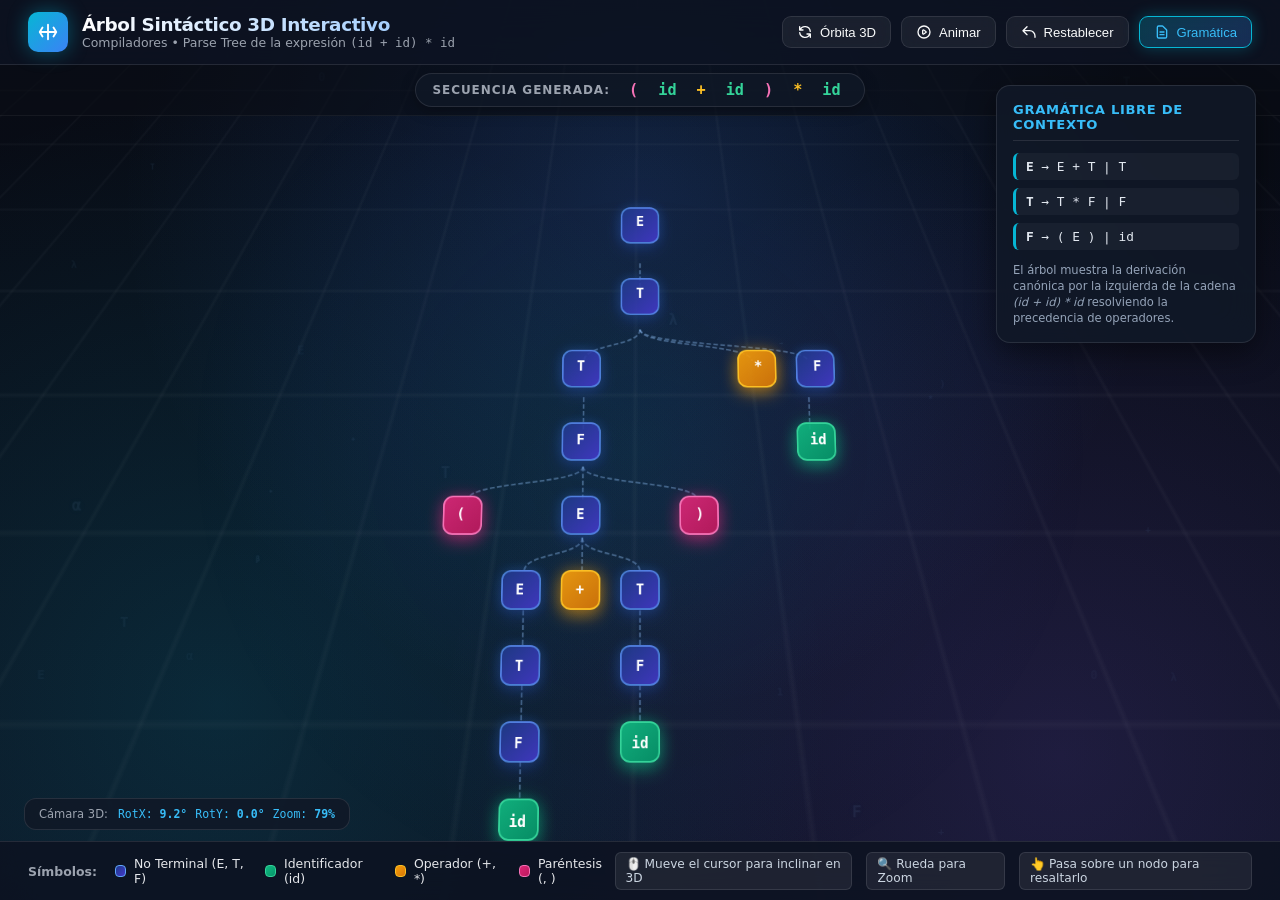
<file: index.html>
<!DOCTYPE html>
<html lang="es">
<head>
  <meta charset="UTF-8">
  <meta name="viewport" content="width=device-width, initial-scale=1.0">
  <title>Árbol Sintáctico 3D Interactivo - (id + id) * id</title>
  <link rel="stylesheet" href="style.css">
</head>
<body>

  <!-- Capas de Fondo y Efecto Parallax -->
  <div id="bg-canvas" class="background-canvas">
    <div class="grid-overlay"></div>
  </div>
  <div id="mouse-spotlight" class="mouse-spotlight"></div>
  <div id="parallax-particles" class="parallax-particles-container"></div>

  <!-- Cabecera Principal y Controles -->
  <header class="app-header">
    <div class="header-title-container">
      <div class="icon-badge">
        <svg fill="none" stroke-width="2" viewBox="0 0 24 24" stroke="currentColor">
          <path stroke-linecap="round" stroke-linejoin="round" d="M12 4v16m8-8H4m14-5l3 5-3 5M6 7l-3 5 3 5" />
        </svg>
      </div>
      <div>
        <h1 class="header-title">Árbol Sintáctico 3D Interactivo</h1>
        <p class="header-subtitle">Compiladores • Parse Tree de la expresión <code>(id + id) * id</code></p>
      </div>
    </div>

    <!-- Botones de Control de la Escena -->
    <div class="header-controls">
      <button id="btn-auto-rotate" class="control-btn" title="Activar rotación continua de la cámara">
        <svg width="16" height="16" fill="none" stroke="currentColor" stroke-width="2" viewBox="0 0 24 24">
          <path stroke-linecap="round" stroke-linejoin="round" d="M4 4v5h.582m15.356 2A8.001 8.001 0 004.582 9m0 0H9m11 11v-5h-.581m0 0a8.003 8.003 0 01-15.357-2m15.357 2H15" />
        </svg>
        <span>Órbita 3D</span>
      </button>

      <button id="btn-replay" class="control-btn" title="Repetir la animación de despliegue en cascada">
        <svg width="16" height="16" fill="none" stroke="currentColor" stroke-width="2" viewBox="0 0 24 24">
          <path stroke-linecap="round" stroke-linejoin="round" d="M14.752 11.168l-3.197-2.132A1 1 0 0010 9.87v4.263a1 1 0 001.555.832l3.197-2.132a1 1 0 000-1.664z" />
          <path stroke-linecap="round" stroke-linejoin="round" d="M21 12a9 9 0 11-18 0 9 9 0 0118 0z" />
        </svg>
        <span>Animar</span>
      </button>

      <button id="btn-reset" class="control-btn" title="Restablecer posición de cámara y zoom">
        <svg width="16" height="16" fill="none" stroke="currentColor" stroke-width="2" viewBox="0 0 24 24">
          <path stroke-linecap="round" stroke-linejoin="round" d="M3 10h10a8 8 0 018 8v2M3 10l6 6m-6-6l6-6" />
        </svg>
        <span>Restablecer</span>
      </button>

      <button id="btn-grammar" class="control-btn active" title="Mostrar/Ocultar reglas gramaticales">
        <svg width="16" height="16" fill="none" stroke="currentColor" stroke-width="2" viewBox="0 0 24 24">
          <path stroke-linecap="round" stroke-linejoin="round" d="M9 12h6m-6 4h6m2 5H7a2 2 0 01-2-2V5a2 2 0 012-2h5.586a1 1 0 01.707.293l5.414 5.414a1 1 0 01.293.707V19a2 2 0 01-2 2z" />
        </svg>
        <span>Gramática</span>
      </button>
    </div>
  </header>

  <!-- Barra de Expresión y Hojas Terminales -->
  <div class="expression-bar">
    <div class="expression-box">
      <span class="expr-label">Secuencia Generada:</span>
      <div class="expr-tokens">
        <span id="token-0" class="token-span" style="color: #f472b6;">(</span>
        <span id="token-1" class="token-span" style="color: #34d399;">id</span>
        <span id="token-2" class="token-span" style="color: #fbbf24;">+</span>
        <span id="token-3" class="token-span" style="color: #34d399;">id</span>
        <span id="token-4" class="token-span" style="color: #f472b6;">)</span>
        <span id="token-5" class="token-span" style="color: #fbbf24;">*</span>
        <span id="token-6" class="token-span" style="color: #34d399;">id</span>
      </div>
    </div>
  </div>

  <!-- Panel Lateral Flotante de Gramática -->
  <aside id="grammar-drawer" class="grammar-drawer">
    <div class="grammar-header">
      <h3>Gramática Libre de Contexto</h3>
    </div>
    <ul class="grammar-rules">
      <li><strong>E</strong> → E + T | T</li>
      <li><strong>T</strong> → T * F | F</li>
      <li><strong>F</strong> → ( E ) | id</li>
    </ul>
    <p style="margin-top: 12px; font-size: 0.72rem; color: #94a3b8; line-height: 1.4;">
      El árbol muestra la derivación canónica por la izquierda de la cadena <em>(id + id) * id</em> resolviendo la precedencia de operadores.
    </p>
  </aside>

  <!-- Giroscopio / Indicador de Perspectiva 3D -->
  <div class="gyro-indicator">
    <span>Cámara 3D:</span>
    <div class="gyro-axes">
      <span>RotX: <strong id="rot-x-val">12.0°</strong></span>
      <span>RotY: <strong id="rot-y-val">-8.0°</strong></span>
      <span>Zoom: <strong id="zoom-val">100%</strong></span>
    </div>
  </div>

  <!-- Escenario 3D Interactivo -->
  <main id="scene-container" class="scene-container">
    <div id="world-3d" class="world-3d">
      <!-- Capa de Conexiones SVG -->
      <svg id="connections-svg" class="connections-svg"></svg>
      <!-- Estructura del Árbol HTML -->
      <div id="tree-container" class="tree-hierarchy"></div>
    </div>
  </main>

  <!-- Pie de Página: Leyenda e Instrucciones -->
  <footer class="app-footer">
    <div class="legend-container">
      <span class="legend-title">Símbolos:</span>
      <div class="legend-item">
        <span class="legend-dot non-terminal"></span>
        <span>No Terminal (E, T, F)</span>
      </div>
      <div class="legend-item">
        <span class="legend-dot terminal-id"></span>
        <span>Identificador (id)</span>
      </div>
      <div class="legend-item">
        <span class="legend-dot terminal-op"></span>
        <span>Operador (+, *)</span>
      </div>
      <div class="legend-item">
        <span class="legend-dot terminal-paren"></span>
        <span>Paréntesis (, )</span>
      </div>
    </div>

    <div class="tips-container">
      <span class="tip-badge">🖱️ Mueve el cursor para inclinar en 3D</span>
      <span class="tip-badge">🔍 Rueda para Zoom</span>
      <span class="tip-badge">👆 Pasa sobre un nodo para resaltarlo</span>
    </div>
  </footer>

  <script src="script.js"></script>
</body>
</html>
</file>
<file: style.css>
/* ==========================================================================
   Árbol Sintáctico 3D Interactivo - Estilos CSS (Parallax y Centrado)
   ========================================================================== */

:root {
  --bg-primary: #0a0e17;
  --bg-secondary: #111827;
  --bg-card: rgba(17, 24, 39, 0.75);
  
  --accent-cyan: #06b6d4;
  --accent-blue: #3b82f6;
  --accent-purple: #8b5cf6;
  --accent-emerald: #10b981;
  --accent-amber: #f59e0b;
  --accent-rose: #f43f5e;
  
  --text-main: #f9fafb;
  --text-muted: #9ca3af;
  --border-glass: rgba(255, 255, 255, 0.1);
  --glow-cyan: 0 0 25px rgba(6, 182, 212, 0.45);
  --glow-purple: 0 0 25px rgba(139, 92, 246, 0.45);
  --glow-emerald: 0 0 25px rgba(16, 185, 129, 0.45);

  --mouse-norm-x: 0;
  --mouse-norm-y: 0;
  --cursor-x: 50vw;
  --cursor-y: 50vh;
}

* {
  box-sizing: border-box;
  margin: 0;
  padding: 0;
  user-select: none;
}

body {
  font-family: 'Segoe UI', system-ui, -apple-system, sans-serif;
  background-color: var(--bg-primary);
  color: var(--text-main);
  height: 100vh;
  max-height: 100vh;
  overflow: hidden;
  position: relative;
  display: flex;
  flex-direction: column;
}

/* ==========================================================================
   Capas de Fondo con Efecto Parallax Multi-Plano
   ========================================================================== */

.background-canvas {
  position: fixed;
  inset: -60px;
  pointer-events: none;
  z-index: 0;
  will-change: transform;
  transform: translate3d(
    calc(var(--mouse-norm-x) * -25px),
    calc(var(--mouse-norm-y) * -20px),
    -100px
  );
  transition: transform 0.18s ease-out;
  background: 
    radial-gradient(circle at 50% 25%, rgba(59, 130, 246, 0.18), transparent 50%),
    radial-gradient(circle at 80% 80%, rgba(139, 92, 246, 0.15), transparent 45%),
    radial-gradient(circle at 20% 75%, rgba(6, 182, 212, 0.15), transparent 45%),
    linear-gradient(to bottom, #070a12, #0d1322);
}

/* Foco de luz dinámico (Spotlight) siguiendo el cursor */
.mouse-spotlight {
  position: fixed;
  inset: 0;
  pointer-events: none;
  z-index: 1;
  background: radial-gradient(
    650px circle at var(--cursor-x) var(--cursor-y),
    rgba(6, 182, 212, 0.08),
    rgba(59, 130, 246, 0.03) 40%,
    transparent 70%
  );
  transition: background 0.05s linear;
}

.grid-overlay {
  position: absolute;
  inset: -100px;
  background-image: 
    linear-gradient(rgba(255, 255, 255, 0.035) 1px, transparent 1px),
    linear-gradient(90deg, rgba(255, 255, 255, 0.035) 1px, transparent 1px);
  background-size: 38px 38px;
  perspective: 1000px;
  transform: perspective(600px) rotateX(45deg) scale(2.2);
  transform-origin: center 25%;
  opacity: 0.75;
}

/* Partículas y glifos flotantes con profundidad parallax independiente */
.parallax-particles-container {
  position: fixed;
  inset: 0;
  pointer-events: none;
  z-index: 2;
  perspective: 1000px;
  overflow: hidden;
}

.floating-particle {
  position: absolute;
  font-family: 'JetBrains Mono', 'Fira Code', monospace;
  font-weight: 700;
  color: rgba(147, 197, 253, 0.25);
  font-size: 0.85rem;
  will-change: transform;
  pointer-events: none;
  text-shadow: 0 0 10px rgba(56, 189, 248, 0.2);
  transition: transform 0.2s cubic-bezier(0.2, 0.8, 0.2, 1);
}

/* ==========================================================================
   Barra Superior (Header) y Barra de Expresión
   ========================================================================== */

.app-header {
  position: relative;
  z-index: 20;
  display: flex;
  justify-content: space-between;
  align-items: center;
  padding: 12px 28px;
  background: rgba(13, 19, 34, 0.88);
  backdrop-filter: blur(16px);
  border-bottom: 1px solid var(--border-glass);
}

.header-title-container {
  display: flex;
  align-items: center;
  gap: 14px;
}

.icon-badge {
  width: 40px;
  height: 40px;
  border-radius: 10px;
  background: linear-gradient(135deg, #06b6d4, #3b82f6);
  display: flex;
  align-items: center;
  justify-content: center;
  box-shadow: 0 0 20px rgba(6, 182, 212, 0.4);
}

.icon-badge svg {
  width: 22px;
  height: 22px;
  stroke: #ffffff;
}

.header-title {
  font-size: 1.15rem;
  font-weight: 700;
  letter-spacing: -0.02em;
  background: linear-gradient(to right, #ffffff, #93c5fd);
  -webkit-background-clip: text;
  -webkit-text-fill-color: transparent;
}

.header-subtitle {
  font-size: 0.78rem;
  color: var(--text-muted);
}

.header-controls {
  display: flex;
  align-items: center;
  gap: 10px;
}

.control-btn {
  background: rgba(255, 255, 255, 0.06);
  border: 1px solid var(--border-glass);
  color: var(--text-main);
  padding: 7px 14px;
  border-radius: 9px;
  font-size: 0.82rem;
  font-weight: 500;
  display: flex;
  align-items: center;
  gap: 7px;
  cursor: pointer;
  transition: all 0.25s cubic-bezier(0.4, 0, 0.2, 1);
  backdrop-filter: blur(8px);
}

.control-btn:hover {
  background: rgba(255, 255, 255, 0.12);
  border-color: rgba(6, 182, 212, 0.5);
  box-shadow: 0 0 15px rgba(6, 182, 212, 0.25);
  transform: translateY(-2px);
}

.control-btn:active {
  transform: translateY(0);
}

.control-btn.active {
  background: linear-gradient(135deg, rgba(6, 182, 212, 0.25), rgba(59, 130, 246, 0.25));
  border-color: var(--accent-cyan);
  color: #38bdf8;
  box-shadow: 0 0 15px rgba(6, 182, 212, 0.3);
}

.expression-bar {
  position: relative;
  z-index: 15;
  display: flex;
  justify-content: center;
  padding: 8px 20px;
  background: rgba(10, 14, 23, 0.6);
  border-bottom: 1px solid rgba(255, 255, 255, 0.05);
}

.expression-box {
  display: flex;
  align-items: center;
  gap: 12px;
  background: rgba(17, 24, 39, 0.75);
  padding: 5px 16px;
  border-radius: 30px;
  border: 1px solid var(--border-glass);
  box-shadow: 0 4px 15px rgba(0, 0, 0, 0.3);
}

.expr-label {
  font-size: 0.75rem;
  color: var(--text-muted);
  text-transform: uppercase;
  letter-spacing: 0.08em;
  font-weight: 600;
}

.expr-tokens {
  display: flex;
  align-items: center;
  gap: 6px;
  font-family: 'JetBrains Mono', 'Fira Code', monospace;
  font-size: 0.95rem;
}

.token-span {
  padding: 2px 7px;
  border-radius: 6px;
  transition: all 0.3s ease;
  font-weight: 600;
}

.token-span.highlighted {
  transform: scale(1.3);
  background: rgba(6, 182, 212, 0.3);
  box-shadow: 0 0 15px var(--accent-cyan);
  color: #ffffff;
}

/* ==========================================================================
   Escenario 3D Centralizado y Perfectamente Alineado
   ========================================================================== */

.scene-container {
  flex: 1;
  position: relative;
  z-index: 5;
  perspective: 1200px;
  overflow: hidden;
  display: flex;
  align-items: center;
  justify-content: center;
  cursor: grab;
  width: 100%;
  height: 100%;
}

.scene-container:active {
  cursor: grabbing;
}

.world-3d {
  position: relative;
  transform-style: preserve-3d;
  will-change: transform;
  display: flex;
  justify-content: center;
  align-items: center;
  margin: auto;
  transform-origin: center center;
}

/* Conectores Curvos SVG */
.connections-svg {
  position: absolute;
  top: 0;
  left: 0;
  width: 100%;
  height: 100%;
  pointer-events: none;
  overflow: visible;
  z-index: 1;
  transform: translateZ(12px);
  will-change: transform;
}

.branch-path {
  fill: none;
  stroke: rgba(147, 197, 253, 0.38);
  stroke-width: 2.2;
  stroke-dasharray: 6 3;
  animation: branchFlow 20s linear infinite;
  transition: stroke 0.3s ease, stroke-width 0.3s ease, filter 0.3s ease;
}

.branch-path.active {
  stroke: var(--accent-cyan);
  stroke-width: 3.5;
  stroke-dasharray: none;
  filter: drop-shadow(0 0 10px var(--accent-cyan));
}

@keyframes branchFlow {
  from { stroke-dashoffset: 200; }
  to { stroke-dashoffset: 0; }
}

/* Jerarquía y Centrado del Árbol */
.tree-hierarchy {
  position: relative;
  z-index: 2;
  transform-style: preserve-3d;
  display: flex;
  flex-direction: column;
  align-items: center;
  justify-content: center;
  padding: 24px;
  margin: auto;
}

.tree-branch {
  display: flex;
  flex-direction: column;
  align-items: center;
  position: relative;
  transform-style: preserve-3d;
}

.tree-subbranches {
  display: flex;
  justify-content: center;
  align-items: flex-start;
  gap: 24px;
  margin-top: 42px;
  position: relative;
  transform-style: preserve-3d;
}

/* ==========================================================================
   Nodos 3D con Elevación Parallax por Profundidad
   ========================================================================== */

.node-card {
  position: relative;
  width: 48px;
  height: 48px;
  border-radius: 12px;
  display: flex;
  align-items: center;
  justify-content: center;
  font-family: 'JetBrains Mono', 'Fira Code', monospace;
  font-size: 1.05rem;
  font-weight: 700;
  cursor: pointer;
  transform-style: preserve-3d;
  /* Elevación escalonada según nivel para efecto parallax en profundidad */
  transform: translateZ(var(--depth-z, 40px));
  transition: transform 0.35s cubic-bezier(0.175, 0.885, 0.32, 1.275), box-shadow 0.35s ease, border-color 0.35s ease;
  box-shadow: 0 10px 25px rgba(0, 0, 0, 0.45), inset 0 1px 1px rgba(255, 255, 255, 0.25);
  will-change: transform;
}

/* Texto del nodo con micro-parallax interno */
.node-text {
  display: inline-block;
  transform: translateZ(12px);
  pointer-events: none;
}

/* Estilos de Tipos de Nodos */
.node-card.non-terminal {
  background: linear-gradient(135deg, rgba(30, 58, 138, 0.9), rgba(67, 56, 202, 0.9));
  border: 2px solid rgba(96, 165, 250, 0.65);
  color: #ffffff;
  box-shadow: 0 8px 20px rgba(30, 58, 138, 0.45), 0 0 15px rgba(59, 130, 246, 0.25);
}

.node-card.terminal-id {
  background: linear-gradient(135deg, rgba(16, 185, 129, 0.92), rgba(5, 150, 105, 0.92));
  border: 2px solid #34d399;
  color: #ffffff;
  box-shadow: 0 8px 20px rgba(16, 185, 129, 0.45), 0 0 20px rgba(16, 185, 129, 0.35);
}

.node-card.terminal-op {
  background: linear-gradient(135deg, rgba(245, 158, 11, 0.92), rgba(217, 119, 6, 0.92));
  border: 2px solid #fbbf24;
  color: #ffffff;
  box-shadow: 0 8px 20px rgba(245, 158, 11, 0.45), 0 0 20px rgba(245, 158, 11, 0.35);
}

.node-card.terminal-paren {
  background: linear-gradient(135deg, rgba(219, 39, 119, 0.92), rgba(190, 24, 93, 0.92));
  border: 2px solid #f472b6;
  color: #ffffff;
  box-shadow: 0 8px 20px rgba(219, 39, 119, 0.45), 0 0 20px rgba(219, 39, 119, 0.35);
}

/* Interacción 3D AL PASAR EL RATÓN (Hover Parallax Extremo) */
.node-card:hover {
  transform: translateZ(95px) scale(1.25) !important;
  z-index: 60;
}

.node-card.non-terminal:hover {
  border-color: #93c5fd;
  box-shadow: 0 15px 35px rgba(59, 130, 246, 0.8), var(--glow-cyan);
}

.node-card.terminal-id:hover {
  border-color: #6ee7b7;
  box-shadow: 0 15px 35px rgba(16, 185, 129, 0.85), var(--glow-emerald);
}

.node-card.terminal-op:hover {
  border-color: #fde68a;
  box-shadow: 0 15px 35px rgba(245, 158, 11, 0.85), 0 0 30px rgba(245, 158, 11, 0.7);
}

.node-card.terminal-paren:hover {
  border-color: #fbcfe8;
  box-shadow: 0 15px 35px rgba(219, 39, 119, 0.85), 0 0 30px rgba(219, 39, 119, 0.7);
}

/* Tooltip 3D Flotante */
.node-tooltip {
  position: absolute;
  bottom: calc(100% + 12px);
  left: 50%;
  transform: translateX(-50%) translateZ(45px) scale(0.85);
  background: rgba(15, 23, 42, 0.96);
  backdrop-filter: blur(14px);
  border: 1px solid rgba(255, 255, 255, 0.18);
  padding: 8px 14px;
  border-radius: 10px;
  font-size: 0.74rem;
  font-family: 'Segoe UI', system-ui, sans-serif;
  color: #ffffff;
  white-space: nowrap;
  pointer-events: none;
  opacity: 0;
  visibility: hidden;
  transition: all 0.25s cubic-bezier(0.4, 0, 0.2, 1);
  box-shadow: 0 12px 30px rgba(0, 0, 0, 0.65);
  z-index: 100;
}

.node-tooltip::after {
  content: '';
  position: absolute;
  top: 100%;
  left: 50%;
  transform: translateX(-50%);
  border-width: 6px;
  border-style: solid;
  border-color: rgba(15, 23, 42, 0.96) transparent transparent transparent;
}

.node-tooltip .tooltip-title {
  font-weight: 700;
  color: #38bdf8;
  margin-bottom: 2px;
}

.node-tooltip .tooltip-rule {
  color: var(--text-muted);
  font-family: 'JetBrains Mono', monospace;
  font-size: 0.7rem;
}

.node-card:hover .node-tooltip {
  opacity: 1;
  visibility: visible;
  transform: translateX(-50%) translateZ(45px) scale(1);
}

.node-card.path-highlighted {
  border-color: #38bdf8 !important;
  box-shadow: 0 0 25px rgba(56, 189, 248, 0.95) !important;
  transform: translateZ(70px) scale(1.14);
}

@keyframes entranceNode {
  0% {
    opacity: 0;
    transform: translateY(-40px) translateZ(-50px) scale(0.4);
  }
  70% {
    transform: translateY(6px) translateZ(45px) scale(1.08);
  }
  100% {
    opacity: 1;
    transform: translateY(0px) translateZ(var(--depth-z, 40px)) scale(1);
  }
}

.animate-entrance {
  animation: entranceNode 0.65s cubic-bezier(0.34, 1.56, 0.64, 1) forwards;
}

/* ==========================================================================
   Footer, HUD y Cajón de Gramática
   ========================================================================== */

.app-footer {
  position: relative;
  z-index: 20;
  display: flex;
  justify-content: space-between;
  align-items: center;
  padding: 10px 28px;
  background: rgba(13, 19, 34, 0.88);
  backdrop-filter: blur(16px);
  border-top: 1px solid var(--border-glass);
}

.legend-container {
  display: flex;
  align-items: center;
  gap: 18px;
}

.legend-title {
  font-size: 0.78rem;
  color: var(--text-muted);
  font-weight: 600;
}

.legend-item {
  display: flex;
  align-items: center;
  gap: 8px;
  font-size: 0.78rem;
  color: #e5e7eb;
}

.legend-dot {
  width: 12px;
  height: 12px;
  border-radius: 4px;
}

.legend-dot.non-terminal {
  background: linear-gradient(135deg, #1e3a8a, #4338ca);
  border: 1px solid #60a5fa;
}

.legend-dot.terminal-id {
  background: linear-gradient(135deg, #10b981, #059669);
  border: 1px solid #34d399;
}

.legend-dot.terminal-op {
  background: linear-gradient(135deg, #f59e0b, #d97706);
  border: 1px solid #fbbf24;
}

.legend-dot.terminal-paren {
  background: linear-gradient(135deg, #db2777, #be185d);
  border: 1px solid #f472b6;
}

.tips-container {
  display: flex;
  align-items: center;
  gap: 14px;
  color: var(--text-muted);
  font-size: 0.76rem;
}

.tip-badge {
  background: rgba(255, 255, 255, 0.07);
  padding: 4px 10px;
  border-radius: 6px;
  border: 1px solid rgba(255, 255, 255, 0.1);
  color: #cbd5e1;
}

.grammar-drawer {
  position: absolute;
  right: 24px;
  top: 85px;
  width: 260px;
  background: rgba(17, 24, 39, 0.88);
  backdrop-filter: blur(16px);
  border: 1px solid var(--border-glass);
  border-radius: 14px;
  padding: 16px;
  box-shadow: 0 10px 30px rgba(0, 0, 0, 0.45);
  z-index: 25;
  transition: transform 0.3s ease, opacity 0.3s ease;
}

.grammar-drawer.collapsed {
  transform: translateX(300px);
  opacity: 0;
  pointer-events: none;
}

.grammar-header {
  display: flex;
  justify-content: space-between;
  align-items: center;
  margin-bottom: 12px;
  border-bottom: 1px solid rgba(255, 255, 255, 0.1);
  padding-bottom: 8px;
}

.grammar-header h3 {
  font-size: 0.82rem;
  font-weight: 700;
  color: #38bdf8;
  text-transform: uppercase;
  letter-spacing: 0.05em;
}

.grammar-rules {
  list-style: none;
  font-family: 'JetBrains Mono', monospace;
  font-size: 0.8rem;
  display: flex;
  flex-direction: column;
  gap: 8px;
  color: #e2e8f0;
}

.grammar-rules li {
  background: rgba(255, 255, 255, 0.04);
  padding: 6px 10px;
  border-radius: 6px;
  border-left: 3px solid var(--accent-cyan);
}

.gyro-indicator {
  position: absolute;
  left: 24px;
  bottom: 70px;
  background: rgba(17, 24, 39, 0.82);
  backdrop-filter: blur(12px);
  border: 1px solid var(--border-glass);
  border-radius: 12px;
  padding: 8px 14px;
  display: flex;
  align-items: center;
  gap: 10px;
  z-index: 25;
  font-size: 0.72rem;
  color: var(--text-muted);
}

.gyro-axes {
  display: flex;
  gap: 8px;
  font-family: monospace;
  color: #38bdf8;
}

@media (max-width: 900px) {
  .app-header { flex-direction: column; gap: 10px; padding: 10px 16px; }
  .app-footer { flex-direction: column; gap: 10px; padding: 10px 16px; }
  .grammar-drawer { display: none; }
}
</file>
